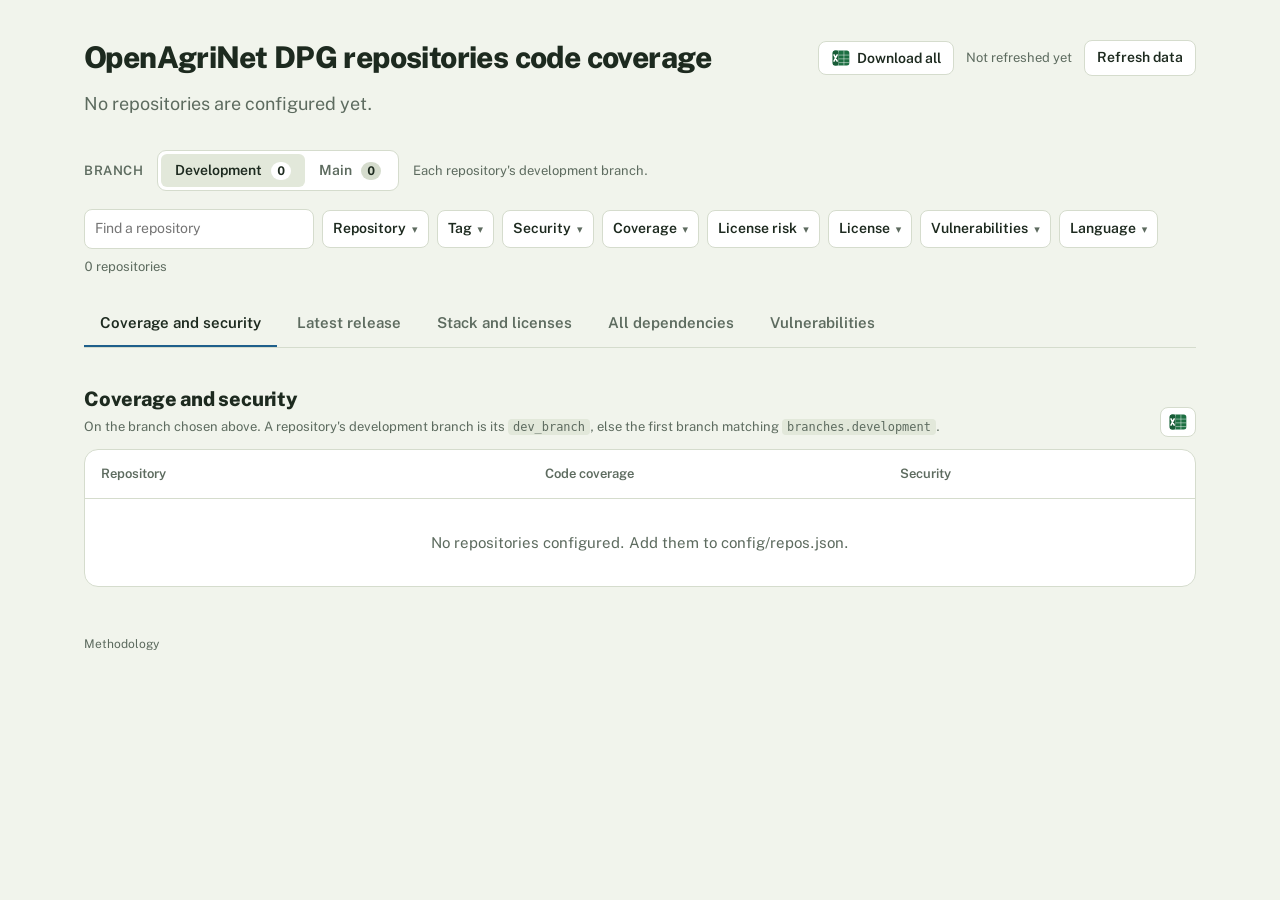
<file: index.html>
<!doctype html>
<html lang="en">
<head>
<meta charset="utf-8">
<meta name="viewport" content="width=device-width,initial-scale=1">
<title>OpenAgriNet DPG coverage</title>
<link rel="icon" href="data:image/svg+xml,%3Csvg xmlns=%22http://www.w3.org/2000/svg%22 viewBox=%220 0 16 16%22%3E%3Crect width=%2216%22 height=%2216%22 rx=%223%22 fill=%22%232E7A3A%22/%3E%3Cpath d=%22M4 8.5l2.5 2.5L12 5.5%22 stroke=%22white%22 stroke-width=%222%22 fill=%22none%22/%3E%3C/svg%3E">
<link rel="preconnect" href="https://fonts.googleapis.com">
<link rel="preconnect" href="https://fonts.gstatic.com" crossorigin>
<link href="https://fonts.googleapis.com/css2?family=Public+Sans:wght@400;500;600;800&display=swap" rel="stylesheet">
<link rel="stylesheet" href="assets/style.css">
<link rel="stylesheet" href="assets/deps.css">
</head>
<body>
<main>
  <header>
    <h1>OpenAgriNet DPG repositories code coverage</h1>
    <div class="refresh">
      <button type="button" class="btn btn-xl" id="export-all" title="One Excel workbook with everything on this dashboard: coverage on both branches, every release version, stack, every dependency and vulnerability, and the license policy. Filters are not applied."><svg class="xl-icon" viewBox="0 0 24 24" width="20" height="20" aria-hidden="true"><rect x="2" y="3" width="20" height="18" rx="3" fill="#1D6F42"/><path d="M2 8.5h20M2 13h20M2 17.5h20M9 3v18M15.5 3v18" stroke="#fff" stroke-opacity=".55" stroke-width="1"/><rect x="2" y="3" width="7" height="18" rx="3" fill="#185C37"/><path d="M3.6 8.2l3.8 7.6M7.4 8.2l-3.8 7.6" stroke="#fff" stroke-width="1.8" stroke-linecap="round"/></svg>Download all</button>
      <span class="updated" id="updated">Loading data…</span>
      <a class="btn" href="https://github.com/OpenAgriNet/Code-coverage-dashboard/actions/workflows/deploy.yml" target="_blank" rel="noopener" title="Opens GitHub Actions. Click “Run workflow” there (needs write access). The page updates about two minutes after the run finishes.">Refresh data</a>
    </div>
  </header>
  <p class="summary" id="summary">Reading the latest coverage reports.</p>
  <div class="branchbar">
    <span class="branchbar-label" id="branch-label">Branch</span>
    <div class="switch" role="group" aria-labelledby="branch-label">
      <button type="button" id="view-dev" aria-pressed="true">Development <span class="count" id="count-dev"></span></button>
      <button type="button" id="view-main" aria-pressed="false">Main <span class="count" id="count-main"></span></button>
    </div>
    <p class="sub branch-note" id="branch-note" aria-live="polite"></p>
  </div>
  <div id="filters"></div>

  <div class="tabs" role="tablist" aria-label="Sections">
    <button type="button" role="tab" id="tab-dev" data-tab="dev" aria-controls="sec-dev" aria-selected="true">Coverage and security</button>
    <button type="button" role="tab" id="tab-release" data-tab="release" aria-controls="sec-release" aria-selected="false" tabindex="-1">Latest release</button>
    <button type="button" role="tab" id="tab-stack" data-tab="stack" aria-controls="sec-stack" aria-selected="false" tabindex="-1">Stack and licenses</button>
    <button type="button" role="tab" id="tab-deps" data-tab="deps" aria-controls="sec-deps" aria-selected="false" tabindex="-1">All dependencies</button>
    <button type="button" role="tab" id="tab-vulns" data-tab="vulns" aria-controls="sec-vulns" aria-selected="false" tabindex="-1">Vulnerabilities</button>
  </div>

  <section id="sec-dev" role="tabpanel" aria-labelledby="tab-dev">
    <div class="sec-head"><div>
      <h2 id="dev-title">Coverage and security</h2>
      <p class="sub" id="dev-note">On the branch chosen above. A repository's development branch is its <code>dev_branch</code>, else the first branch matching <code>branches.development</code>.</p>
    </div><button type="button" class="btn btn-sm btn-xl" data-export="dev" title="Download the rows this table shows (branch and filters applied) as an Excel sheet" aria-label="Download as Excel"><svg class="xl-icon" viewBox="0 0 24 24" width="20" height="20" aria-hidden="true"><rect x="2" y="3" width="20" height="18" rx="3" fill="#1D6F42"/><path d="M2 8.5h20M2 13h20M2 17.5h20M9 3v18M15.5 3v18" stroke="#fff" stroke-opacity=".55" stroke-width="1"/><rect x="2" y="3" width="7" height="18" rx="3" fill="#185C37"/><path d="M3.6 8.2l3.8 7.6M7.4 8.2l-3.8 7.6" stroke="#fff" stroke-width="1.8" stroke-linecap="round"/></svg><span class="sr">Excel</span></button></div>
    <div class="kpis" id="kpi-dev" aria-label="Coverage and security at a glance"></div>
    <div class="table-wrap"><table>
      <thead><tr><th scope="col">Repository</th><th scope="col">Code coverage</th><th scope="col">Security</th></tr></thead>
      <tbody id="dev-rows"><tr><td colspan="3" class="empty">Loading…</td></tr></tbody>
    </table></div>
  </section>

  <section id="sec-release" role="tabpanel" aria-labelledby="tab-release" hidden>
    <div class="sec-head"><div>
      <h2 id="rel-title">Latest release</h2>
      <p class="sub">Each repository's newest stable version, or the tags of a named release (when the config defines release sets). Choose a release or one version for every repository here, or change a single repository in its row. Found from release branches, tags and GitHub Releases, as set in <code>config/repos.json</code>.</p>
    </div>
      <div class="controls"><label class="sub" for="rel-set" id="rel-set-label" hidden>Release</label><select class="ver" id="rel-set" hidden><option value="">Each repo's latest</option></select>
        <label class="sub" for="rel-all">Show version</label><select class="ver" id="rel-all"><option value="">Latest</option></select><button type="button" class="btn btn-sm btn-xl" data-export="release" title="Download the rows this table shows (branch and filters applied) as an Excel sheet" aria-label="Download as Excel"><svg class="xl-icon" viewBox="0 0 24 24" width="20" height="20" aria-hidden="true"><rect x="2" y="3" width="20" height="18" rx="3" fill="#1D6F42"/><path d="M2 8.5h20M2 13h20M2 17.5h20M9 3v18M15.5 3v18" stroke="#fff" stroke-opacity=".55" stroke-width="1"/><rect x="2" y="3" width="7" height="18" rx="3" fill="#185C37"/><path d="M3.6 8.2l3.8 7.6M7.4 8.2l-3.8 7.6" stroke="#fff" stroke-width="1.8" stroke-linecap="round"/></svg><span class="sr">Excel</span></button></div>
    </div>
    <div class="kpis" id="kpi-release" aria-label="Releases at a glance"></div>
    <div id="rel-filters"></div>
    <div class="table-wrap"><table>
      <thead><tr><th scope="col">Repository</th><th scope="col">Code coverage</th><th scope="col">Security</th></tr></thead>
      <tbody id="rel-rows"><tr><td colspan="3" class="empty">Loading…</td></tr></tbody>
    </table></div>
  </section>

  <section id="sec-stack" role="tabpanel" aria-labelledby="tab-stack" hidden>
    <div class="sec-head"><div>
      <h2 id="stack-title">Stack and licenses</h2>
      <p class="sub" id="stack-note">Each repository's development branch.</p>
    </div><button type="button" class="btn btn-sm btn-xl" data-export="stack" title="Download the rows this table shows (branch and filters applied) as an Excel sheet" aria-label="Download as Excel"><svg class="xl-icon" viewBox="0 0 24 24" width="20" height="20" aria-hidden="true"><rect x="2" y="3" width="20" height="18" rx="3" fill="#1D6F42"/><path d="M2 8.5h20M2 13h20M2 17.5h20M9 3v18M15.5 3v18" stroke="#fff" stroke-opacity=".55" stroke-width="1"/><rect x="2" y="3" width="7" height="18" rx="3" fill="#185C37"/><path d="M3.6 8.2l3.8 7.6M7.4 8.2l-3.8 7.6" stroke="#fff" stroke-width="1.8" stroke-linecap="round"/></svg><span class="sr">Excel</span></button></div>
    <div class="kpis" id="kpi-stack" aria-label="Stack, dependencies and licenses at a glance"></div>
    <div class="table-wrap"><table class="wide">
      <thead><tr><th scope="col">Repository</th><th scope="col">License</th><th scope="col">Stack</th><th scope="col">Dependencies</th></tr></thead>
      <tbody id="stack-rows"><tr><td colspan="4" class="empty">Loading…</td></tr></tbody>
    </table></div>
  </section>

  <section id="sec-deps" role="tabpanel" aria-labelledby="tab-deps" hidden>
    <div class="sec-head"><div><h2 id="dep-title">All dependencies</h2><p class="sub" id="dep-note"></p></div>
      <div class="sortby"><label class="sub minor-label" title="Debian rates some findings unimportant (Ubuntu: negligible): it does not consider them security problems in practice and will not fix them. They are left out of every count unless this is ticked."><input type="checkbox" class="minor-switch"> Include minor</label><label class="sub" for="dep-sort">Sort by</label>
        <select class="ver" id="dep-sort">
          <option value="repo">Repository</option>
          <option value="severe">Most severe first (critical, then high, ...)</option>
          <option value="vulns">Most vulnerabilities first</option>
          <option value="unfixed">Most with no fix first</option>
          <option value="name">Package name</option>
          <option value="stars">Stars (most first)</option>
          <option value="stars_least">Stars (least first)</option>
        </select><button type="button" class="btn btn-sm btn-xl" data-export="deps" title="Download the rows this table shows (branch, kind and filters applied) as Excel: the dependencies, every advisory, and for images the packages inside them" aria-label="Download as Excel"><svg class="xl-icon" viewBox="0 0 24 24" width="20" height="20" aria-hidden="true"><rect x="2" y="3" width="20" height="18" rx="3" fill="#1D6F42"/><path d="M2 8.5h20M2 13h20M2 17.5h20M9 3v18M15.5 3v18" stroke="#fff" stroke-opacity=".55" stroke-width="1"/><rect x="2" y="3" width="7" height="18" rx="3" fill="#185C37"/><path d="M3.6 8.2l3.8 7.6M7.4 8.2l-3.8 7.6" stroke="#fff" stroke-width="1.8" stroke-linecap="round"/></svg><span class="sr">Excel</span></button></div>
    </div>
    <div class="subtabs" id="dep-kinds" role="tablist" aria-label="Kind of dependency"></div>
    <div id="dep-filters"></div>
    <p class="dep-summary" id="dep-summary">Reading the dependency list.</p>
    <div class="kpis" id="kpi-deps" aria-label="Dependencies at a glance"></div>
    <div class="table-wrap"><table class="deps" id="dep-table">
      <thead id="dep-head"></thead>
      <tbody id="dep-rows"><tr><td colspan="7" class="empty">Loading…</td></tr></tbody>
    </table></div>
    <nav id="dep-pager" aria-label="Pages of dependencies"></nav>
    <h3 class="policy-h">License policy</h3>
    <div id="policy"></div>
  </section>

  <section id="sec-vulns" role="tabpanel" aria-labelledby="tab-vulns" hidden>
    <div class="sec-head"><div><h2>Vulnerabilities</h2><p class="sub" id="vuln-note"></p></div>
      <div class="sortby"><label class="sub minor-label" title="Debian rates some findings unimportant (Ubuntu: negligible): it does not consider them security problems in practice and will not fix them. They are left out of every count unless this is ticked."><input type="checkbox" class="minor-switch"> Include minor</label><label class="sub" for="vuln-sort">Sort by</label>
        <select class="ver" id="vuln-sort">
          <option value="severe">Most severe first</option>
          <option value="places">Found in the most places</option>
          <option value="nofix">No fix released first</option>
          <option value="pkg">Affected package</option>
          <option value="id">CVE or advisory id</option>
        </select><button type="button" class="btn btn-sm btn-xl" data-export="vulns" title="Download the advisories this table shows (branch and filters applied) as Excel: one sheet of advisories, one of every place each was found" aria-label="Download as Excel"><svg class="xl-icon" viewBox="0 0 24 24" width="20" height="20" aria-hidden="true"><rect x="2" y="3" width="20" height="18" rx="3" fill="#1D6F42"/><path d="M2 8.5h20M2 13h20M2 17.5h20M9 3v18M15.5 3v18" stroke="#fff" stroke-opacity=".55" stroke-width="1"/><rect x="2" y="3" width="7" height="18" rx="3" fill="#185C37"/><path d="M3.6 8.2l3.8 7.6M7.4 8.2l-3.8 7.6" stroke="#fff" stroke-width="1.8" stroke-linecap="round"/></svg><span class="sr">Excel</span></button></div>
    </div>
    <div class="kpis" id="kpi-vulns" aria-label="Vulnerabilities at a glance"></div>
    <div id="vuln-filters"></div>
    <div class="table-wrap"><table class="vulns">
      <thead><tr><th scope="col">Vulnerability</th><th scope="col">Severity</th><th scope="col">Affected package</th><th scope="col">Found in</th><th scope="col">Fixed in</th><th scope="col">Summary</th></tr></thead>
      <tbody id="vuln-rows"><tr><td colspan="6" class="empty">Loading…</td></tr></tbody>
    </table></div>
    <nav id="vuln-pager" aria-label="Pages of advisories"></nav>
  </section>

  <dialog id="vuln-card" class="card" aria-labelledby="vc-title">
    <div class="card-head"><div><h2 id="vc-title"></h2><div class="sub" id="vc-sub"></div></div><button type="button" class="card-close" id="vc-close" aria-label="Close">&times;</button></div>
    <div class="card-body" id="vc-body"></div>
  </dialog>
  <footer class="page-foot"><a href="methodology.html" title="Sources, calculations, confidence and limitations of every figure">Methodology</a></footer>
</main>
<script src="assets/filters.js"></script>
<script src="assets/tabs.js"></script>
<script src="assets/branches.js"></script>
<script src="assets/xlsx.js"></script>
<script src="assets/export.js"></script>
<script src="assets/pager.js"></script>
<script src="assets/deps.js"></script>
<script src="assets/vulns.js"></script>
<script src="assets/index.js"></script>
</body>
</html>
</file>
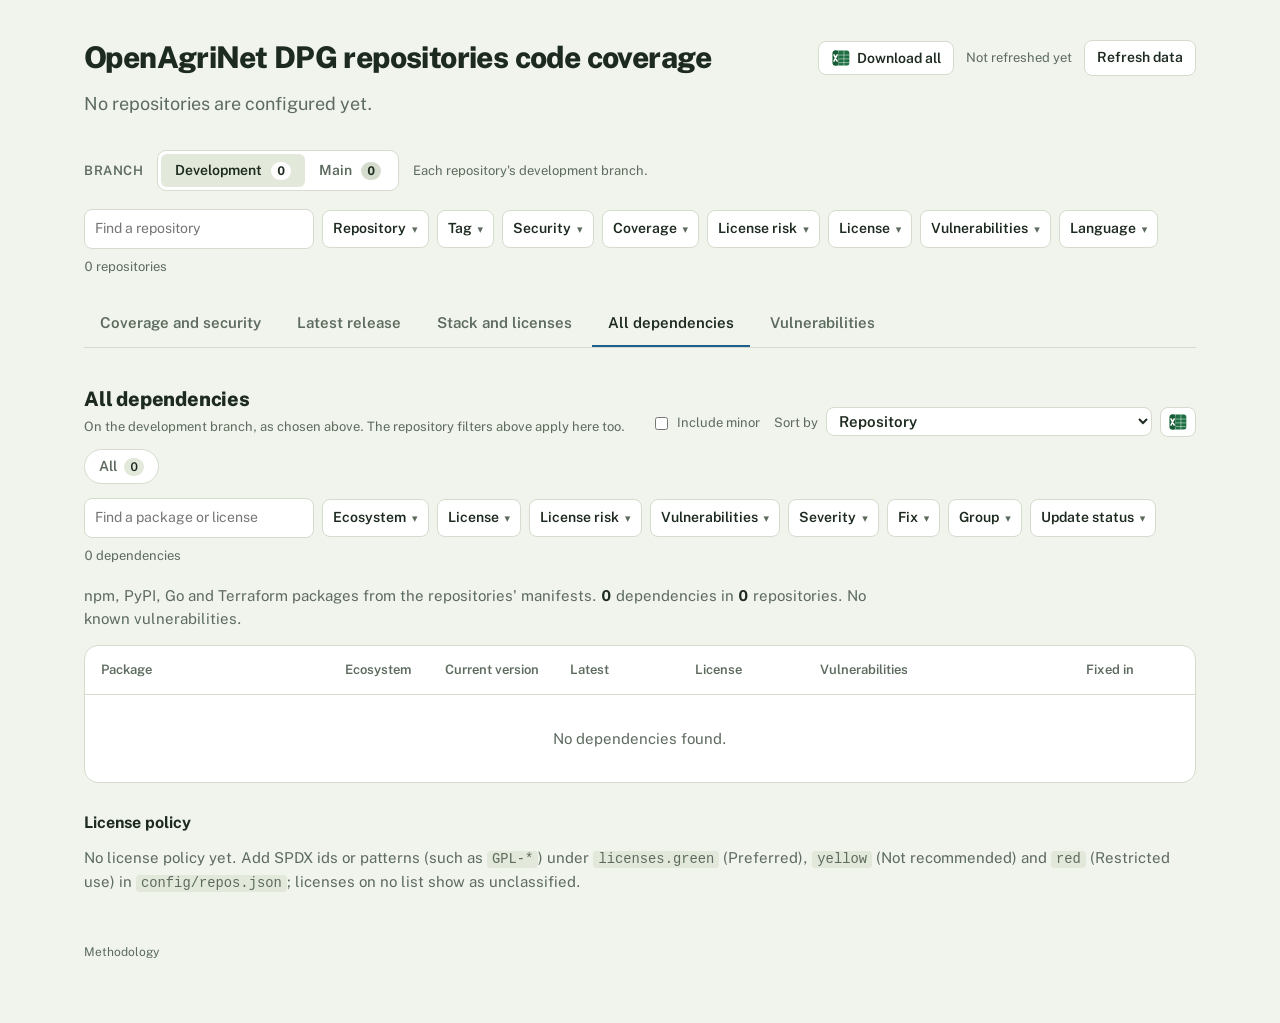
<file: deps.html>
<!doctype html>
<html lang="en">
<head>
<meta charset="utf-8">
<title>OpenAgriNet dependencies</title>
<script>
// The dependencies are now the All dependencies tab of the main page. Old links keep their filters: the dependency filters
// take a d prefix there (vuln=any becomes dvuln=any), so they do not clash with the page's repository filters.
(function () {
  var q = new URLSearchParams(location.search), out = new URLSearchParams({ tab: 'deps' });
  var map = { eco: 'deco', license: 'dlicense', risk: 'drisk', vuln: 'dvuln', group: 'dgroup', update: 'dupdate', q: 'dq', sort: 'dsort' };
  q.forEach(function (v, k) { if (k !== 'tab') out.append(map[k] || k, v); });
  location.replace('./?' + out);
})();
</script>
</head>
<body><p><a href="./?tab=deps">The dependencies are on the main page.</a></p></body>
</html>
</file>
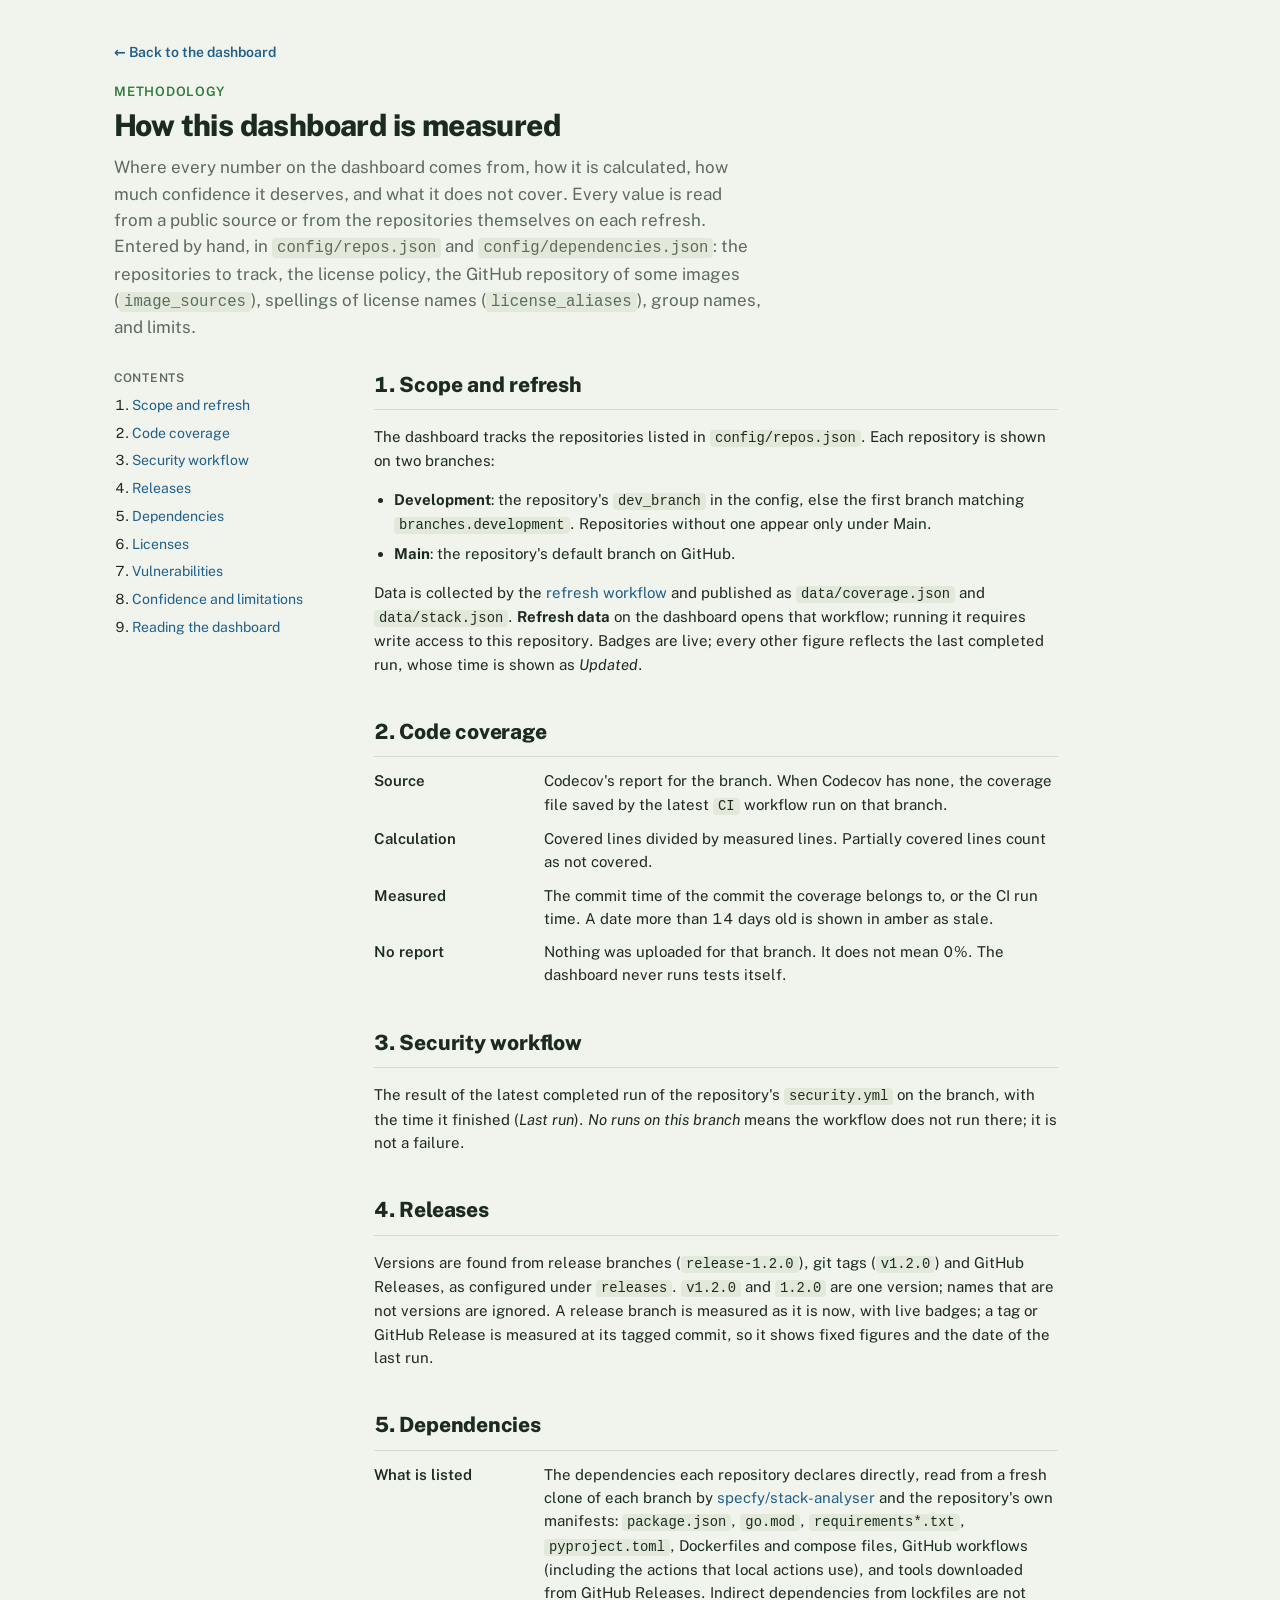
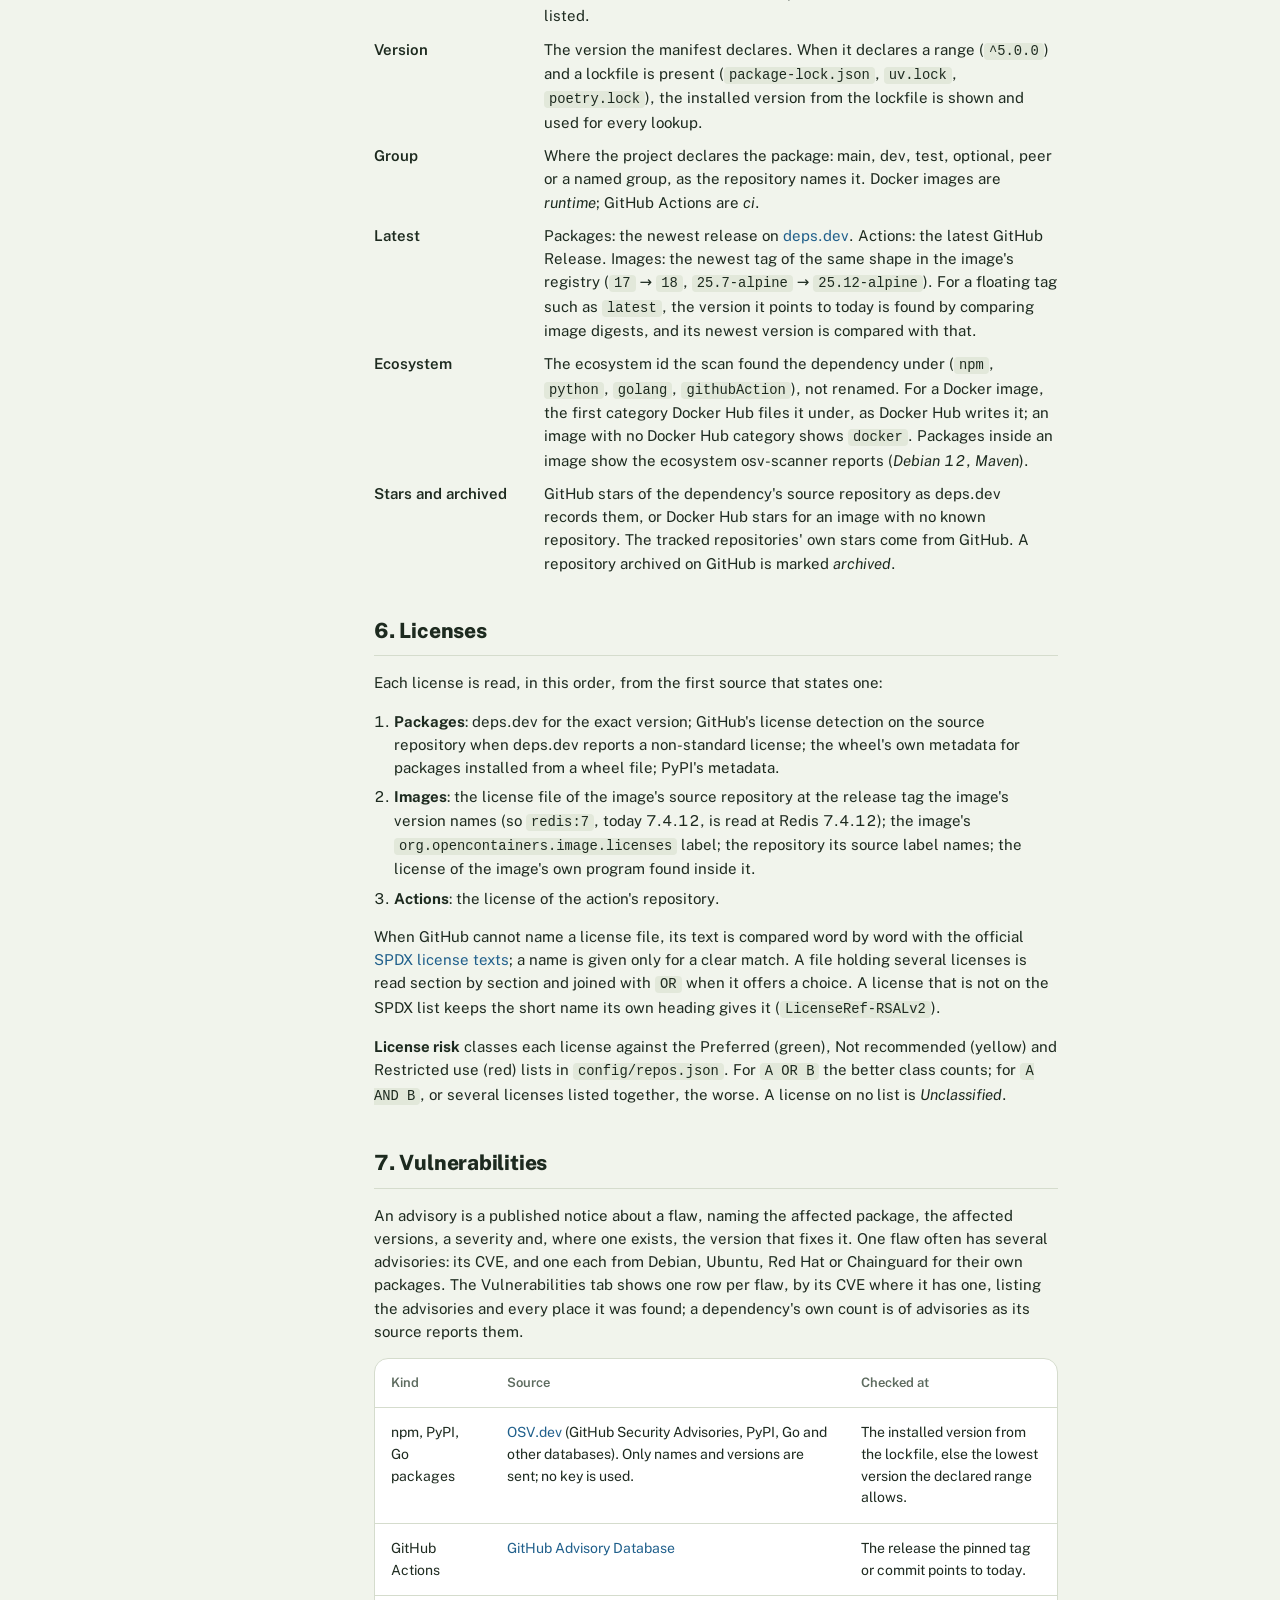
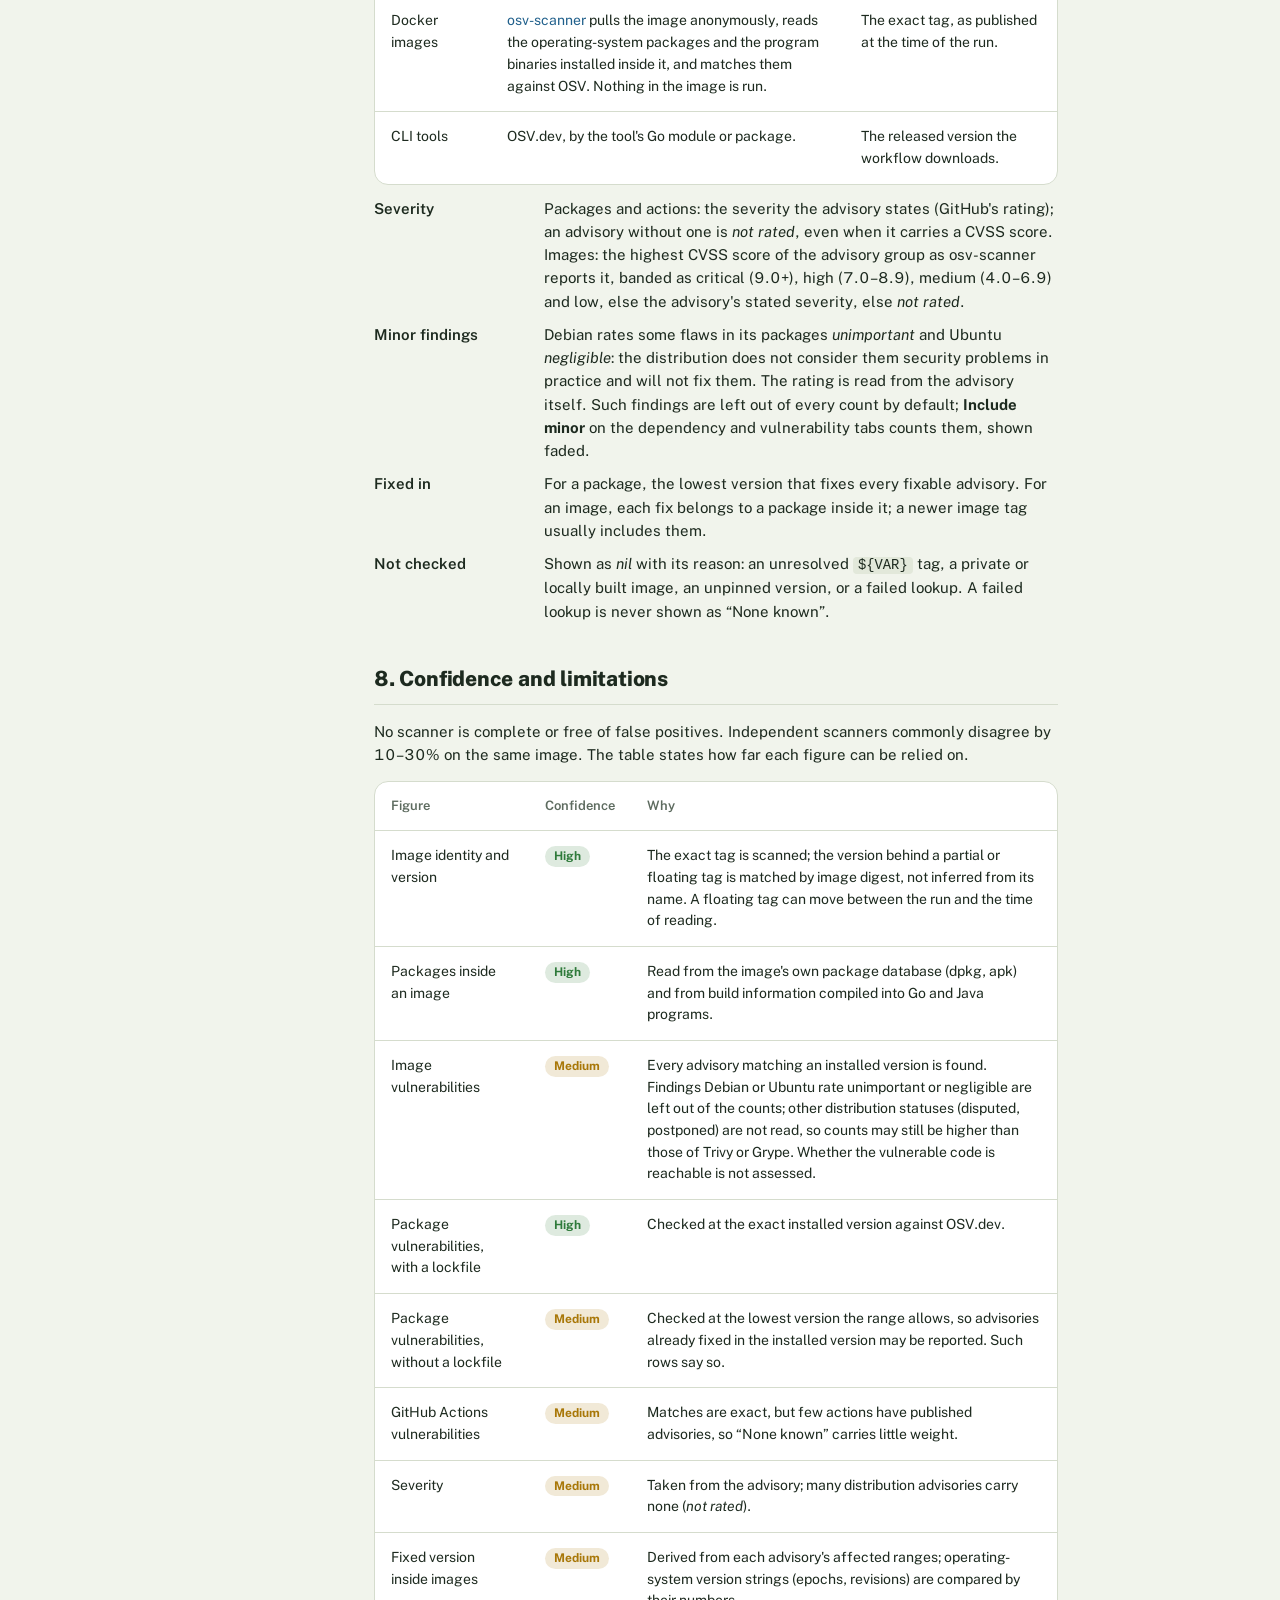
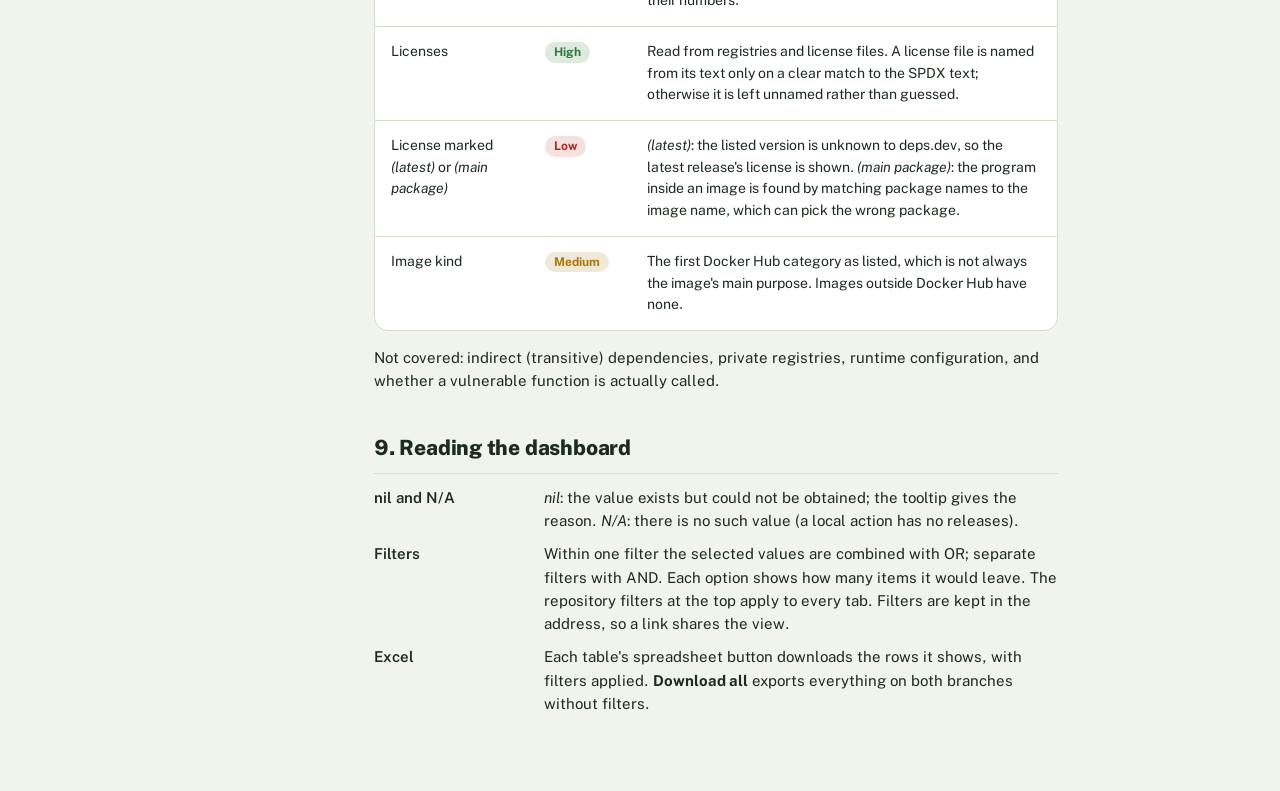
<file: methodology.html>
<!doctype html>
<html lang="en">
<head>
<meta charset="utf-8">
<meta name="viewport" content="width=device-width,initial-scale=1">
<title>Methodology · OpenAgriNet DPG dashboard</title>
<link rel="icon" href="data:image/svg+xml,%3Csvg xmlns=%22http://www.w3.org/2000/svg%22 viewBox=%220 0 16 16%22%3E%3Crect width=%2216%22 height=%2216%22 rx=%223%22 fill=%22%232E7A3A%22/%3E%3Cpath d=%22M4 8.5l2.5 2.5L12 5.5%22 stroke=%22white%22 stroke-width=%222%22 fill=%22none%22/%3E%3C/svg%3E">
<link rel="preconnect" href="https://fonts.googleapis.com">
<link rel="preconnect" href="https://fonts.gstatic.com" crossorigin>
<link href="https://fonts.googleapis.com/css2?family=Public+Sans:wght@400;500;600;800&display=swap" rel="stylesheet">
<link rel="stylesheet" href="assets/style.css">
</head>
<body>
<main class="doc">
  <a class="back" href="./">← Back to the dashboard</a>
  <header class="doc-head">
    <p class="doc-kicker">Methodology</p>
    <h1>How this dashboard is measured</h1>
    <p class="doc-lede">Where every number on the dashboard comes from, how it is calculated, how much confidence it deserves, and what it does not cover. Every value is read from a public source or from the repositories themselves on each refresh. Entered by hand, in <code>config/repos.json</code> and <code>config/dependencies.json</code>: the repositories to track, the license policy, the GitHub repository of some images (<code>image_sources</code>), spellings of license names (<code>license_aliases</code>), group names, and limits.</p>
  </header>

  <div class="doc-grid">
  <nav class="doc-toc" aria-label="Contents">
    <p class="doc-toc-h">Contents</p>
    <ol>
      <li><a href="#scope">Scope and refresh</a></li>
      <li><a href="#coverage">Code coverage</a></li>
      <li><a href="#security">Security workflow</a></li>
      <li><a href="#releases">Releases</a></li>
      <li><a href="#dependencies">Dependencies</a></li>
      <li><a href="#licenses">Licenses</a></li>
      <li><a href="#vulnerabilities">Vulnerabilities</a></li>
      <li><a href="#confidence">Confidence and limitations</a></li>
      <li><a href="#reading">Reading the dashboard</a></li>
    </ol>
  </nav>

  <article class="doc-body">
  <section id="scope">
    <h2>1. Scope and refresh</h2>
    <p>The dashboard tracks the repositories listed in <code>config/repos.json</code>. Each repository is shown on two branches:</p>
    <ul>
      <li><b>Development</b>: the repository's <code>dev_branch</code> in the config, else the first branch matching <code>branches.development</code>. Repositories without one appear only under Main.</li>
      <li><b>Main</b>: the repository's default branch on GitHub.</li>
    </ul>
    <p>Data is collected by the <a href="https://github.com/OpenAgriNet/Code-coverage-dashboard/actions/workflows/deploy.yml" target="_blank" rel="noopener">refresh workflow</a> and published as <code>data/coverage.json</code> and <code>data/stack.json</code>. <b>Refresh data</b> on the dashboard opens that workflow; running it requires write access to this repository. Badges are live; every other figure reflects the last completed run, whose time is shown as <i>Updated</i>.</p>
  </section>

  <section id="coverage">
    <h2>2. Code coverage</h2>
    <dl class="doc-dl">
      <dt>Source</dt><dd>Codecov's report for the branch. When Codecov has none, the coverage file saved by the latest <code>CI</code> workflow run on that branch.</dd>
      <dt>Calculation</dt><dd>Covered lines divided by measured lines. Partially covered lines count as not covered.</dd>
      <dt>Measured</dt><dd>The commit time of the commit the coverage belongs to, or the CI run time. A date more than 14 days old is shown in amber as stale.</dd>
      <dt>No report</dt><dd>Nothing was uploaded for that branch. It does not mean 0%. The dashboard never runs tests itself.</dd>
    </dl>
  </section>

  <section id="security">
    <h2>3. Security workflow</h2>
    <p>The result of the latest completed run of the repository's <code>security.yml</code> on the branch, with the time it finished (<i>Last run</i>). <i>No runs on this branch</i> means the workflow does not run there; it is not a failure.</p>
  </section>

  <section id="releases">
    <h2>4. Releases</h2>
    <p>Versions are found from release branches (<code>release-1.2.0</code>), git tags (<code>v1.2.0</code>) and GitHub Releases, as configured under <code>releases</code>. <code>v1.2.0</code> and <code>1.2.0</code> are one version; names that are not versions are ignored. A release branch is measured as it is now, with live badges; a tag or GitHub Release is measured at its tagged commit, so it shows fixed figures and the date of the last run.</p>
  </section>

  <section id="dependencies">
    <h2>5. Dependencies</h2>
    <dl class="doc-dl">
      <dt>What is listed</dt><dd>The dependencies each repository declares directly, read from a fresh clone of each branch by <a href="https://github.com/specfy/stack-analyser" target="_blank" rel="noopener">specfy/stack-analyser</a> and the repository's own manifests: <code>package.json</code>, <code>go.mod</code>, <code>requirements*.txt</code>, <code>pyproject.toml</code>, Dockerfiles and compose files, GitHub workflows (including the actions that local actions use), and tools downloaded from GitHub Releases. Indirect dependencies from lockfiles are not listed.</dd>
      <dt>Version</dt><dd>The version the manifest declares. When it declares a range (<code>^5.0.0</code>) and a lockfile is present (<code>package-lock.json</code>, <code>uv.lock</code>, <code>poetry.lock</code>), the installed version from the lockfile is shown and used for every lookup.</dd>
      <dt>Group</dt><dd>Where the project declares the package: main, dev, test, optional, peer or a named group, as the repository names it. Docker images are <i>runtime</i>; GitHub Actions are <i>ci</i>.</dd>
      <dt>Latest</dt><dd>Packages: the newest release on <a href="https://deps.dev" target="_blank" rel="noopener">deps.dev</a>. Actions: the latest GitHub Release. Images: the newest tag of the same shape in the image's registry (<code>17</code> → <code>18</code>, <code>25.7-alpine</code> → <code>25.12-alpine</code>). For a floating tag such as <code>latest</code>, the version it points to today is found by comparing image digests, and its newest version is compared with that.</dd>
      <dt>Ecosystem</dt><dd>The ecosystem id the scan found the dependency under (<code>npm</code>, <code>python</code>, <code>golang</code>, <code>githubAction</code>), not renamed. For a Docker image, the first category Docker Hub files it under, as Docker Hub writes it; an image with no Docker Hub category shows <code>docker</code>. Packages inside an image show the ecosystem osv-scanner reports (<i>Debian 12</i>, <i>Maven</i>).</dd>
      <dt>Stars and archived</dt><dd>GitHub stars of the dependency's source repository as deps.dev records them, or Docker Hub stars for an image with no known repository. The tracked repositories' own stars come from GitHub. A repository archived on GitHub is marked <i>archived</i>.</dd>
    </dl>
  </section>

  <section id="licenses">
    <h2>6. Licenses</h2>
    <p>Each license is read, in this order, from the first source that states one:</p>
    <ol class="doc-steps">
      <li><b>Packages</b>: deps.dev for the exact version; GitHub's license detection on the source repository when deps.dev reports a non-standard license; the wheel's own metadata for packages installed from a wheel file; PyPI's metadata.</li>
      <li><b>Images</b>: the license file of the image's source repository at the release tag the image's version names (so <code>redis:7</code>, today 7.4.12, is read at Redis 7.4.12); the image's <code>org.opencontainers.image.licenses</code> label; the repository its source label names; the license of the image's own program found inside it.</li>
      <li><b>Actions</b>: the license of the action's repository.</li>
    </ol>
    <p>When GitHub cannot name a license file, its text is compared word by word with the official <a href="https://github.com/spdx/license-list-data" target="_blank" rel="noopener">SPDX license texts</a>; a name is given only for a clear match. A file holding several licenses is read section by section and joined with <code>OR</code> when it offers a choice. A license that is not on the SPDX list keeps the short name its own heading gives it (<code>LicenseRef-RSALv2</code>).</p>
    <p><b>License risk</b> classes each license against the Preferred (green), Not recommended (yellow) and Restricted use (red) lists in <code>config/repos.json</code>. For <code>A OR B</code> the better class counts; for <code>A AND B</code>, or several licenses listed together, the worse. A license on no list is <i>Unclassified</i>.</p>
  </section>

  <section id="vulnerabilities">
    <h2>7. Vulnerabilities</h2>
    <p>An advisory is a published notice about a flaw, naming the affected package, the affected versions, a severity and, where one exists, the version that fixes it. One flaw often has several advisories: its CVE, and one each from Debian, Ubuntu, Red Hat or Chainguard for their own packages. The Vulnerabilities tab shows one row per flaw, by its CVE where it has one, listing the advisories and every place it was found; a dependency's own count is of advisories as its source reports them.</p>
    <div class="table-wrap"><table class="doc-table">
      <thead><tr><th scope="col">Kind</th><th scope="col">Source</th><th scope="col">Checked at</th></tr></thead>
      <tbody>
        <tr><td>npm, PyPI, Go packages</td><td><a href="https://osv.dev" target="_blank" rel="noopener">OSV.dev</a> (GitHub Security Advisories, PyPI, Go and other databases). Only names and versions are sent; no key is used.</td><td>The installed version from the lockfile, else the lowest version the declared range allows.</td></tr>
        <tr><td>GitHub Actions</td><td><a href="https://github.com/advisories?query=ecosystem%3Aactions" target="_blank" rel="noopener">GitHub Advisory Database</a></td><td>The release the pinned tag or commit points to today.</td></tr>
        <tr><td>Docker images</td><td><a href="https://github.com/google/osv-scanner" target="_blank" rel="noopener">osv-scanner</a> pulls the image anonymously, reads the operating-system packages and the program binaries installed inside it, and matches them against OSV. Nothing in the image is run.</td><td>The exact tag, as published at the time of the run.</td></tr>
        <tr><td>CLI tools</td><td>OSV.dev, by the tool's Go module or package.</td><td>The released version the workflow downloads.</td></tr>
      </tbody>
    </table></div>
    <dl class="doc-dl">
      <dt>Severity</dt><dd>Packages and actions: the severity the advisory states (GitHub's rating); an advisory without one is <i>not rated</i>, even when it carries a CVSS score. Images: the highest CVSS score of the advisory group as osv-scanner reports it, banded as critical (9.0+), high (7.0–8.9), medium (4.0–6.9) and low, else the advisory's stated severity, else <i>not rated</i>.</dd>
      <dt>Minor findings</dt><dd>Debian rates some flaws in its packages <i>unimportant</i> and Ubuntu <i>negligible</i>: the distribution does not consider them security problems in practice and will not fix them. The rating is read from the advisory itself. Such findings are left out of every count by default; <b>Include minor</b> on the dependency and vulnerability tabs counts them, shown faded.</dd>
      <dt>Fixed in</dt><dd>For a package, the lowest version that fixes every fixable advisory. For an image, each fix belongs to a package inside it; a newer image tag usually includes them.</dd>
      <dt>Not checked</dt><dd>Shown as <i>nil</i> with its reason: an unresolved <code>${VAR}</code> tag, a private or locally built image, an unpinned version, or a failed lookup. A failed lookup is never shown as “None known”.</dd>
    </dl>
  </section>

  <section id="confidence">
    <h2>8. Confidence and limitations</h2>
    <p>No scanner is complete or free of false positives. Independent scanners commonly disagree by 10–30% on the same image. The table states how far each figure can be relied on.</p>
    <div class="table-wrap"><table class="doc-table">
      <thead><tr><th scope="col">Figure</th><th scope="col">Confidence</th><th scope="col">Why</th></tr></thead>
      <tbody>
        <tr><td>Image identity and version</td><td><span class="conf conf-high">High</span></td><td>The exact tag is scanned; the version behind a partial or floating tag is matched by image digest, not inferred from its name. A floating tag can move between the run and the time of reading.</td></tr>
        <tr><td>Packages inside an image</td><td><span class="conf conf-high">High</span></td><td>Read from the image's own package database (dpkg, apk) and from build information compiled into Go and Java programs.</td></tr>
        <tr><td>Image vulnerabilities</td><td><span class="conf conf-med">Medium</span></td><td>Every advisory matching an installed version is found. Findings Debian or Ubuntu rate unimportant or negligible are left out of the counts; other distribution statuses (disputed, postponed) are not read, so counts may still be higher than those of Trivy or Grype. Whether the vulnerable code is reachable is not assessed.</td></tr>
        <tr><td>Package vulnerabilities, with a lockfile</td><td><span class="conf conf-high">High</span></td><td>Checked at the exact installed version against OSV.dev.</td></tr>
        <tr><td>Package vulnerabilities, without a lockfile</td><td><span class="conf conf-med">Medium</span></td><td>Checked at the lowest version the range allows, so advisories already fixed in the installed version may be reported. Such rows say so.</td></tr>
        <tr><td>GitHub Actions vulnerabilities</td><td><span class="conf conf-med">Medium</span></td><td>Matches are exact, but few actions have published advisories, so “None known” carries little weight.</td></tr>
        <tr><td>Severity</td><td><span class="conf conf-med">Medium</span></td><td>Taken from the advisory; many distribution advisories carry none (<i>not rated</i>).</td></tr>
        <tr><td>Fixed version inside images</td><td><span class="conf conf-med">Medium</span></td><td>Derived from each advisory's affected ranges; operating-system version strings (epochs, revisions) are compared by their numbers.</td></tr>
        <tr><td>Licenses</td><td><span class="conf conf-high">High</span></td><td>Read from registries and license files. A license file is named from its text only on a clear match to the SPDX text; otherwise it is left unnamed rather than guessed.</td></tr>
        <tr><td>License marked <i>(latest)</i> or <i>(main package)</i></td><td><span class="conf conf-low">Low</span></td><td><i>(latest)</i>: the listed version is unknown to deps.dev, so the latest release's license is shown. <i>(main package)</i>: the program inside an image is found by matching package names to the image name, which can pick the wrong package.</td></tr>
        <tr><td>Image kind</td><td><span class="conf conf-med">Medium</span></td><td>The first Docker Hub category as listed, which is not always the image's main purpose. Images outside Docker Hub have none.</td></tr>
      </tbody>
    </table></div>
    <p>Not covered: indirect (transitive) dependencies, private registries, runtime configuration, and whether a vulnerable function is actually called.</p>
  </section>

  <section id="reading">
    <h2>9. Reading the dashboard</h2>
    <dl class="doc-dl">
      <dt>nil and N/A</dt><dd><i>nil</i>: the value exists but could not be obtained; the tooltip gives the reason. <i>N/A</i>: there is no such value (a local action has no releases).</dd>
      <dt>Filters</dt><dd>Within one filter the selected values are combined with OR; separate filters with AND. Each option shows how many items it would leave. The repository filters at the top apply to every tab. Filters are kept in the address, so a link shares the view.</dd>
      <dt>Excel</dt><dd>Each table's spreadsheet button downloads the rows it shows, with filters applied. <b>Download all</b> exports everything on both branches without filters.</dd>
    </dl>
  </section>
  </article>
  </div>
</main>
</body>
</html>
</file>
<file: assets/style.css>
:root{
  --bg:#F1F4EC;--surface:#FFFFFF;--ink:#1D2A1F;--muted:#5D6B5F;--line:#D5DCCD;--track:#E2E8DA;
  --good:#2E7A3A;--warn:#A87708;--bad:#B3261E;--link:#1F5F8B;--focus:#1F5F8B;
  color-scheme:light;
}
@media (prefers-color-scheme:dark){:root:not([data-theme="light"]){
  --bg:#121914;--surface:#19221B;--ink:#E3EBDD;--muted:#9AA99C;--line:#2C392F;--track:#243027;
  --good:#5DBB6B;--warn:#D9A53A;--bad:#EF6A5F;--link:#7DB7E0;--focus:#7DB7E0;color-scheme:dark}}
:root[data-theme="dark"]{
  --bg:#121914;--surface:#19221B;--ink:#E3EBDD;--muted:#9AA99C;--line:#2C392F;--track:#243027;
  --good:#5DBB6B;--warn:#D9A53A;--bad:#EF6A5F;--link:#7DB7E0;--focus:#7DB7E0;color-scheme:dark}
*{box-sizing:border-box}
body{margin:0;background:var(--bg);color:var(--ink);font:15px/1.55 "Public Sans",system-ui,sans-serif;font-variant-numeric:tabular-nums}
main{max-width:1160px;margin:0 auto;padding:40px 24px 64px}
a{color:var(--link);text-decoration:none}a:hover{text-decoration:underline}
:focus-visible{outline:2px solid var(--focus);outline-offset:2px;border-radius:3px}
.good{color:var(--good)}.warn{color:var(--warn)}.bad{color:var(--bad)}.muted{color:var(--muted)}

header{display:flex;justify-content:space-between;align-items:baseline;gap:16px;flex-wrap:wrap}
h1{font-size:30px;font-weight:800;letter-spacing:-.02em;margin:0;line-height:1.15}
.updated{color:var(--muted);font-size:13px}
.refresh{display:flex;align-items:center;gap:12px}
.btn{font-size:14px;font-weight:600;border:1px solid var(--line);border-radius:8px;padding:6px 12px;background:var(--surface);color:var(--ink)}
.btn:hover{text-decoration:none;border-color:var(--muted)}
button.btn{font-family:inherit;cursor:pointer}.btn-sm{font-size:13px;padding:5px 10px;align-self:flex-end}
.summary{font-size:18px;max-width:62ch;margin:14px 0 32px;color:var(--muted)}
.summary strong{color:var(--ink);font-weight:600}

/* Tables */
section{margin-top:36px}
.sec-head{display:flex;justify-content:space-between;align-items:flex-end;gap:16px;flex-wrap:wrap;margin-bottom:12px}
.sec-head h2{font-size:20px;margin:0;font-weight:800;letter-spacing:-.01em}
.sec-head p{margin:2px 0 0}
.controls input[type=search]{font:inherit;font-size:14px;background:var(--surface);color:var(--ink);border:1px solid var(--line);border-radius:8px;padding:8px 10px;width:220px}
.table-wrap{background:var(--surface);border:1px solid var(--line);border-radius:14px;overflow-x:auto}
table{border-collapse:collapse;width:100%;min-width:560px;table-layout:fixed}
th,td{text-align:left;padding:14px 16px;border-bottom:1px solid var(--line);vertical-align:middle}
th{font-size:13px;font-weight:600;color:var(--muted);white-space:nowrap}
th:first-child{width:40%}th:nth-child(2){width:32%}
tbody tr:last-child td{border-bottom:0}
.repo{font-weight:600;font-size:15px}
.tag{display:inline-block;font-size:11px;font-weight:600;padding:1px 7px;border-radius:999px;border:1px solid var(--good);color:var(--good);vertical-align:2px}
.tag-archived{border-color:var(--warn);color:var(--warn)}
.sub{font-size:13px;color:var(--muted);margin-top:3px}
.switch{display:inline-flex;border:1px solid var(--line);border-radius:9px;padding:3px;background:var(--surface)}
.switch button{font:inherit;font-size:14px;font-weight:600;border:0;border-radius:6px;padding:6px 14px;background:none;color:var(--muted);cursor:pointer}
.switch button[aria-pressed="true"]{background:var(--track);color:var(--ink)}
.badge{display:inline-block;line-height:0}.badge img{height:20px}
.empty{text-align:center;padding:32px;color:var(--muted)}
.how{margin-top:28px;background:var(--surface);border:1px solid var(--line);border-radius:14px;padding:4px 20px}
.how summary{cursor:pointer;font-weight:600;padding:12px 0}
.how ul{margin:0 0 16px;padding-left:20px;color:var(--muted);max-width:80ch}
.how li{margin:6px 0}.how b{color:var(--ink);font-weight:600}
code{font-size:.92em;background:var(--track);padding:1px 5px;border-radius:4px}

@media (max-width:700px){
  main{padding:28px 16px 48px}
  h1{font-size:25px}.summary{font-size:16px}
  .controls,.controls input[type=search]{width:100%}
  table{min-width:0;table-layout:auto}
  thead{display:none}
  tbody tr{display:block;padding:12px 16px;border-bottom:1px solid var(--line)}
  tbody tr:last-child{border-bottom:0}
  td{display:block;border:0;padding:5px 0}
  td[data-label]::before{content:attr(data-label);display:block;font-size:12px;font-weight:600;color:var(--muted);margin-bottom:3px}
}
.stale{color:var(--warn)}
.fallback{font-weight:600}

/* Stack and dependencies */
table.wide th:first-child{width:24%}table.wide th:nth-child(2){width:16%}table.wide th:nth-child(3){width:38%}
.lic{font-weight:600}.lic.none{color:var(--warn)}
.techs{font-size:13px;color:var(--muted);margin-top:3px}
.controls select{font:inherit;font-size:14px;background:var(--surface);color:var(--ink);border:1px solid var(--line);border-radius:8px;padding:8px 10px}
.controls{display:flex;gap:10px;flex-wrap:wrap}
.pkg{font-weight:600;word-break:break-all}
.back{font-size:14px;font-weight:600}
@media (max-width:700px){.controls select{width:100%}}

.ver{font:inherit;font-weight:600;background:var(--surface);color:var(--ink);border:1px solid var(--line);border-radius:8px;padding:4px 8px;margin-top:3px;max-width:100%}
.sr{position:absolute;width:1px;height:1px;overflow:hidden;clip:rect(0 0 0 0);white-space:nowrap}
.pct{font-weight:600}
a.pct.good,a.pct.bad{text-decoration:none}

/* Filter bar (filters.js) */
.fb{margin:0 0 18px}
.fb-row{display:flex;flex-wrap:wrap;gap:8px;align-items:center}
.fb-text{font:inherit;font-size:14px;background:var(--surface);color:var(--ink);border:1px solid var(--line);border-radius:8px;padding:8px 10px;width:230px}
.fb-facet{position:relative}
.fb-btn{font:inherit;font-size:14px;font-weight:600;display:inline-flex;align-items:center;gap:6px;background:var(--surface);color:var(--ink);border:1px solid var(--line);border-radius:8px;padding:7px 10px;cursor:pointer}
.fb-btn:hover{border-color:var(--muted)}
.fb-btn.on{border-color:var(--link);box-shadow:inset 0 0 0 1px var(--link)}
.fb-n{background:var(--link);color:var(--surface);border-radius:999px;font-size:12px;min-width:20px;padding:0 6px;text-align:center;line-height:20px}
.fb-caret{font-size:11px;color:var(--muted)}
.fb-pop{position:absolute;z-index:20;top:calc(100% + 6px);left:0;min-width:260px;max-width:min(360px,92vw);max-height:340px;overflow:auto;background:var(--surface);border:1px solid var(--line);border-radius:12px;box-shadow:0 10px 30px rgba(0,0,0,.14);padding:8px}
.fb-pop[hidden]{display:none}
.fb-pop-head{display:flex;gap:8px;align-items:center;margin-bottom:6px}
.fb-find{flex:1;font:inherit;font-size:14px;background:var(--bg);color:var(--ink);border:1px solid var(--line);border-radius:8px;padding:6px 8px;min-width:0}
.fb-pop ul{list-style:none;margin:0;padding:0}
.fb-pop li[hidden]{display:none}
.fb-pop label{display:flex;align-items:center;gap:8px;padding:6px 6px;border-radius:6px;cursor:pointer;font-size:14px}
.fb-pop label:hover{background:var(--track)}
.fb-pop input[type=checkbox]{width:16px;height:16px;accent-color:var(--link);margin:0;flex:none}
.fb-pop input:disabled+.fb-lab{color:var(--muted);opacity:.55}
.fb-pop label:has(input:disabled){cursor:default}
.fb-lab{flex:1;overflow-wrap:anywhere}
.fb-count{color:var(--muted);font-size:13px}
.fb-link{font:inherit;font-size:13px;font-weight:600;background:none;border:0;color:var(--link);cursor:pointer;padding:4px}
.fb-link:hover{text-decoration:underline}
.fb-chips{display:flex;flex-wrap:wrap;gap:6px;align-items:center;margin-top:10px}
.fb-chips[hidden]{display:none}
.fb-chip{font:inherit;font-size:13px;display:inline-flex;gap:5px;align-items:center;background:var(--track);color:var(--ink);border:1px solid var(--line);border-radius:999px;padding:3px 10px;cursor:pointer}
.fb-chip:hover{border-color:var(--bad)}
.fb-chip-k{color:var(--muted);font-weight:600}
.fb-stale{border-style:dashed}
.fb-status{margin:8px 0 0;font-size:13px;color:var(--muted)}
.fb select,.fb input{max-width:100%}

/* License risk */
.risk{display:inline-flex;align-items:center;gap:6px;font-weight:600}
.risk .dot{width:9px;height:9px;border-radius:50%;background:var(--muted);flex:none}
.risk-green .dot{background:var(--good)}.risk-yellow .dot{background:var(--warn)}.risk-red .dot{background:var(--bad)}
.risk-red{color:var(--bad)}
.risk-unclassified .dot,.risk-none .dot{background:none;border:2px solid var(--muted)}
ul.policy{list-style:none;margin:0 0 14px;padding:0}ul.policy li{margin:8px 0;display:flex;gap:10px;flex-wrap:wrap;align-items:baseline}
ul.policy .risk{min-width:84px}
.stars{display:inline-flex;align-items:center;gap:4px;font-size:11px;font-weight:600;line-height:18px;padding:0 7px;border:1px solid var(--line);border-radius:999px;background:var(--surface);color:var(--muted);white-space:nowrap;vertical-align:1px}
.star-icon{fill:currentColor;flex:none}
/* rows whose license is yellow (use with care) or red (avoid): tinted, with a bar on the left edge */
tr.row-risk-yellow>td{background:color-mix(in srgb,var(--warn) 10%,var(--surface))}
tr.row-risk-red>td{background:color-mix(in srgb,var(--bad) 10%,var(--surface))}
tr.row-risk-yellow>td:first-child{box-shadow:inset 3px 0 0 var(--warn)}
tr.row-risk-red>td:first-child{box-shadow:inset 3px 0 0 var(--bad)}
.tabs{display:flex;gap:4px;margin:24px 0 20px;border-bottom:1px solid var(--line);overflow-x:auto}
.tabs [role=tab]{font:inherit;font-size:15px;font-weight:600;border:0;border-bottom:3px solid transparent;margin-bottom:-1px;padding:10px 16px;background:none;color:var(--muted);cursor:pointer;white-space:nowrap}
.tabs [role=tab]:hover{color:var(--ink)}
.tabs [role=tab][aria-selected="true"]{color:var(--ink);border-bottom-color:var(--link)}
[role=tabpanel][hidden]{display:none}
/* the Development / Main switch: one per page, above the filters, for every table on it */
.branchbar{display:flex;align-items:center;gap:10px 14px;flex-wrap:wrap;margin:0 0 18px}
.branchbar-label{font-size:13px;font-weight:600;color:var(--muted);text-transform:uppercase;letter-spacing:.04em}
.switch .count{display:inline-block;min-width:1.6em;margin-left:6px;padding:0 6px;border-radius:999px;font-size:12px;font-weight:700;background:var(--line);color:var(--ink)}
.switch button[aria-pressed="true"] .count{background:var(--surface)}
.branch-note{margin:0;flex:1 1 320px}
/* cards above each table: a label, one big number (with a muted unit or "/ total"), an optional bar, one muted line */
.kpis{display:grid;grid-template-columns:repeat(auto-fit,minmax(min(190px,100%),1fr));gap:12px;margin:0 0 18px}
.kpis:empty{display:none}
.kpi{background:var(--surface);border:1px solid var(--line);border-radius:14px;padding:16px 18px;min-width:0}
.kpi-label{font-size:13px;font-weight:500;color:var(--muted)}
.kpi-value{font-size:34px;font-weight:700;line-height:1.15;margin-top:6px;color:var(--ink);font-variant-numeric:normal;letter-spacing:-.01em}
.kpi-value.good{color:var(--good)}.kpi-value.warn{color:var(--warn)}.kpi-value.bad{color:var(--bad)}
.kpi-unit,.kpi-of{font-size:16px;font-weight:600;color:var(--muted);letter-spacing:0}
.kpi-unit{margin-left:2px}
.kpi-bar{height:6px;border-radius:999px;background:var(--track);margin-top:10px;overflow:hidden}
.kpi-bar span{display:block;height:100%;border-radius:999px;background:var(--good)}
.kpi-sub{font-size:13px;color:var(--muted);margin-top:8px;overflow-wrap:anywhere}
/* Excel buttons: a spreadsheet icon instead of the word */
.btn-xl{display:inline-flex;align-items:center;gap:6px}.btn-sm.btn-xl{padding:4px 7px}
.xl-icon{flex:none;display:block}
/* Pager under a long table (pager.js): the branch switch's look for the page buttons */
.pager{display:flex;flex-wrap:wrap;align-items:center;gap:10px 16px;margin:14px 0 0}.pager[hidden]{display:none}
.pager-info{font-size:14px;color:var(--muted);min-width:9em}
.pager .switch button{padding:5px 11px;min-width:2.4em}.pager .switch button:disabled{opacity:.4;cursor:default}
.pager-gap{align-self:center;padding:0 4px;color:var(--muted)}
.pager-size{display:inline-flex;align-items:center;gap:8px;margin-left:auto}.pager-size .ver{margin-top:0}
/* methodology.html: a document page, contents beside the text */
.page-foot{margin-top:48px;font-size:12px}
.page-foot a{color:var(--muted)}.page-foot a:hover{color:var(--link)}
main.doc{max-width:1100px}
.doc-head{display:block;margin:18px 0 28px;max-width:72ch}
.doc-kicker{margin:0 0 6px;font-size:13px;font-weight:600;letter-spacing:.06em;text-transform:uppercase;color:var(--good)}
.doc-lede{font-size:17px;color:var(--muted);margin:12px 0 0}
.doc-grid{display:grid;grid-template-columns:220px minmax(0,1fr);gap:40px;align-items:start}
.doc-toc{position:sticky;top:24px;font-size:14px}
.doc-toc-h{font-size:12px;font-weight:600;letter-spacing:.06em;text-transform:uppercase;color:var(--muted);margin:0 0 8px}
.doc-toc ol{margin:0;padding-left:18px}.doc-toc li{margin:6px 0}
.doc-body{max-width:76ch}
.doc-body section{margin:0 0 40px;scroll-margin-top:20px}
.doc-body h2{font-size:21px;font-weight:800;letter-spacing:-.01em;margin:0 0 12px;padding-bottom:8px;border-bottom:1px solid var(--line)}
.doc-body p,.doc-body li,.doc-body dd{color:var(--ink)}
.doc-body ul,.doc-steps{padding-left:20px}.doc-body li{margin:6px 0}
.doc-dl{display:grid;grid-template-columns:150px minmax(0,1fr);gap:10px 20px;margin:12px 0}
.doc-dl dt{font-weight:600}.doc-dl dd{margin:0}
.doc-table{min-width:0;table-layout:auto;font-size:14px}.doc-table th:first-child{width:auto}.doc-table th:nth-child(2){width:auto}
.doc-table td{vertical-align:top}
.conf{display:inline-block;font-size:12px;font-weight:700;padding:1px 9px;border-radius:999px;white-space:nowrap}
.conf-high{background:color-mix(in srgb,var(--good) 16%,var(--surface));color:var(--good)}
.conf-med{background:color-mix(in srgb,var(--warn) 16%,var(--surface));color:var(--warn)}
@media (max-width:820px){.doc-grid{grid-template-columns:1fr}.doc-toc{position:static}.doc-dl{grid-template-columns:1fr;gap:2px}.doc-dl dd{margin-bottom:10px}}
.conf-low{background:color-mix(in srgb,var(--bad) 14%,var(--surface));color:var(--bad)}
</file>
<file: assets/deps.css>
table.deps{min-width:980px}table.deps th:first-child{width:22%}table.deps th:nth-child(2){width:9%}table.deps th:nth-child(6){width:24%}
.sev{font-size:11px;font-weight:600;text-transform:uppercase;letter-spacing:.03em}
.fix-open{all:unset;cursor:pointer;display:block;border-radius:4px}.fix-open:hover .open-hint{text-decoration:underline}.fix-open:focus-visible{outline:2px solid var(--focus);outline-offset:2px}
.open-hint{display:block;font-size:12px;color:var(--link)}
dialog.card{width:min(960px,calc(100vw - 32px));max-height:calc(100vh - 48px);padding:0;border:1px solid var(--line);border-radius:12px;background:var(--surface);color:var(--ink);box-shadow:0 16px 48px rgba(0,0,0,.28)}
dialog.card::backdrop{background:rgba(10,16,12,.55)}
.card-head{display:flex;gap:16px;align-items:flex-start;justify-content:space-between;padding:18px 20px 12px;border-bottom:1px solid var(--line)}
.card-head h2{margin:0;font-size:18px}.card-head .sub{margin:4px 0 0}
.card-close{font:inherit;font-size:20px;line-height:1;border:1px solid var(--line);border-radius:8px;background:var(--surface);color:var(--ink);padding:4px 10px;cursor:pointer}
.card-body{padding:12px 20px 20px;overflow:auto;max-height:calc(100vh - 170px)}
.card-body table{width:100%;border-collapse:collapse;font-size:13px;table-layout:fixed}
.card-body th.c-adv{width:19%}.card-body th.c-sev{width:10%}.card-body th.c-pkg{width:25%}.card-body th.c-fix{width:12%}.card-body th.c-sum{width:34%}
.card-body th,.card-body td{padding:7px 8px;white-space:normal}
.card-body td{overflow-wrap:anywhere}.card-body th{text-align:left;font-size:12px;color:var(--muted);font-weight:600;padding:6px 8px;border-bottom:1px solid var(--line);position:sticky;top:-12px;background:var(--surface)}
.card-body td{padding:7px 8px;border-bottom:1px solid var(--line);vertical-align:top}
.sortby{display:flex;align-items:center;gap:8px}.sortby .ver{margin-top:0}
/* the All dependencies tab: kind sub-tabs, severity counts, the image view and its card */
.subtabs{display:flex;flex-wrap:wrap;gap:6px;margin:4px 0 14px}
.subtabs [role=tab]{font:inherit;font-size:14px;font-weight:600;border:1px solid var(--line);border-radius:999px;padding:6px 14px;background:var(--surface);color:var(--muted);cursor:pointer}
.subtabs [role=tab]:hover{color:var(--ink);border-color:var(--muted)}
.subtabs [role=tab][aria-selected="true"]{background:var(--ink);border-color:var(--ink);color:var(--surface)}
.subtabs .count{display:inline-block;margin-left:4px;padding:0 6px;border-radius:999px;font-size:12px;background:var(--track);color:var(--ink)}
.subtabs [aria-selected="true"] .count{background:var(--surface)}
.dep-summary{color:var(--muted);margin:0 0 14px;max-width:90ch}.dep-summary strong{color:var(--ink)}
.vcount{font-weight:700}
.sevs{display:inline-flex;flex-wrap:wrap;gap:4px;margin-top:4px;vertical-align:middle}
.sevc{font-size:11px;font-weight:700;line-height:18px;padding:0 7px;border-radius:999px;white-space:nowrap;border:1px solid transparent}
.sevc-critical{background:var(--bad);color:var(--surface)}
.sevc-high{border-color:var(--bad);color:var(--bad)}
.sevc-moderate{border-color:var(--warn);color:var(--warn)}
.sevc-low{border-color:var(--line);color:var(--muted)}
.sevc-unknown{border:1px dashed var(--muted);color:var(--muted)}
table.deps.images th:first-child{width:24%}table.deps.images th:nth-child(2){width:13%}table.deps.images th:nth-child(3){width:11%}table.deps.images th:nth-child(5){width:27%}table.deps.images th:nth-child(6){width:12%}
.fb-hint{margin:0 6px 6px;font-size:12px;color:var(--muted)}
.method{margin-top:8px;font-size:13px;color:var(--muted);max-width:90ch}
.card-h{font-size:14px;margin:14px 0 6px}
.card-body th.c-ipkg{width:22%}.card-body th.c-ikind{width:24%}.card-body th.c-icur{width:16%}.card-body th.c-ifix{width:14%}.card-body th.c-isev{width:24%}
.policy-h{font-size:16px;margin:28px 0 10px}
table.vulns{min-width:980px}table.vulns th:first-child{width:15%}table.vulns th:nth-child(2){width:9%}table.vulns th:nth-child(3){width:19%}table.vulns th:nth-child(4){width:22%}table.vulns th:nth-child(5){width:12%}
.vsum{font-size:13px;color:var(--muted)}
.minor-label{display:inline-flex;align-items:center;gap:6px;margin-right:6px;cursor:pointer}.minor-label input{accent-color:var(--link)}
tr.row-minor>td{opacity:.6}
</file>
